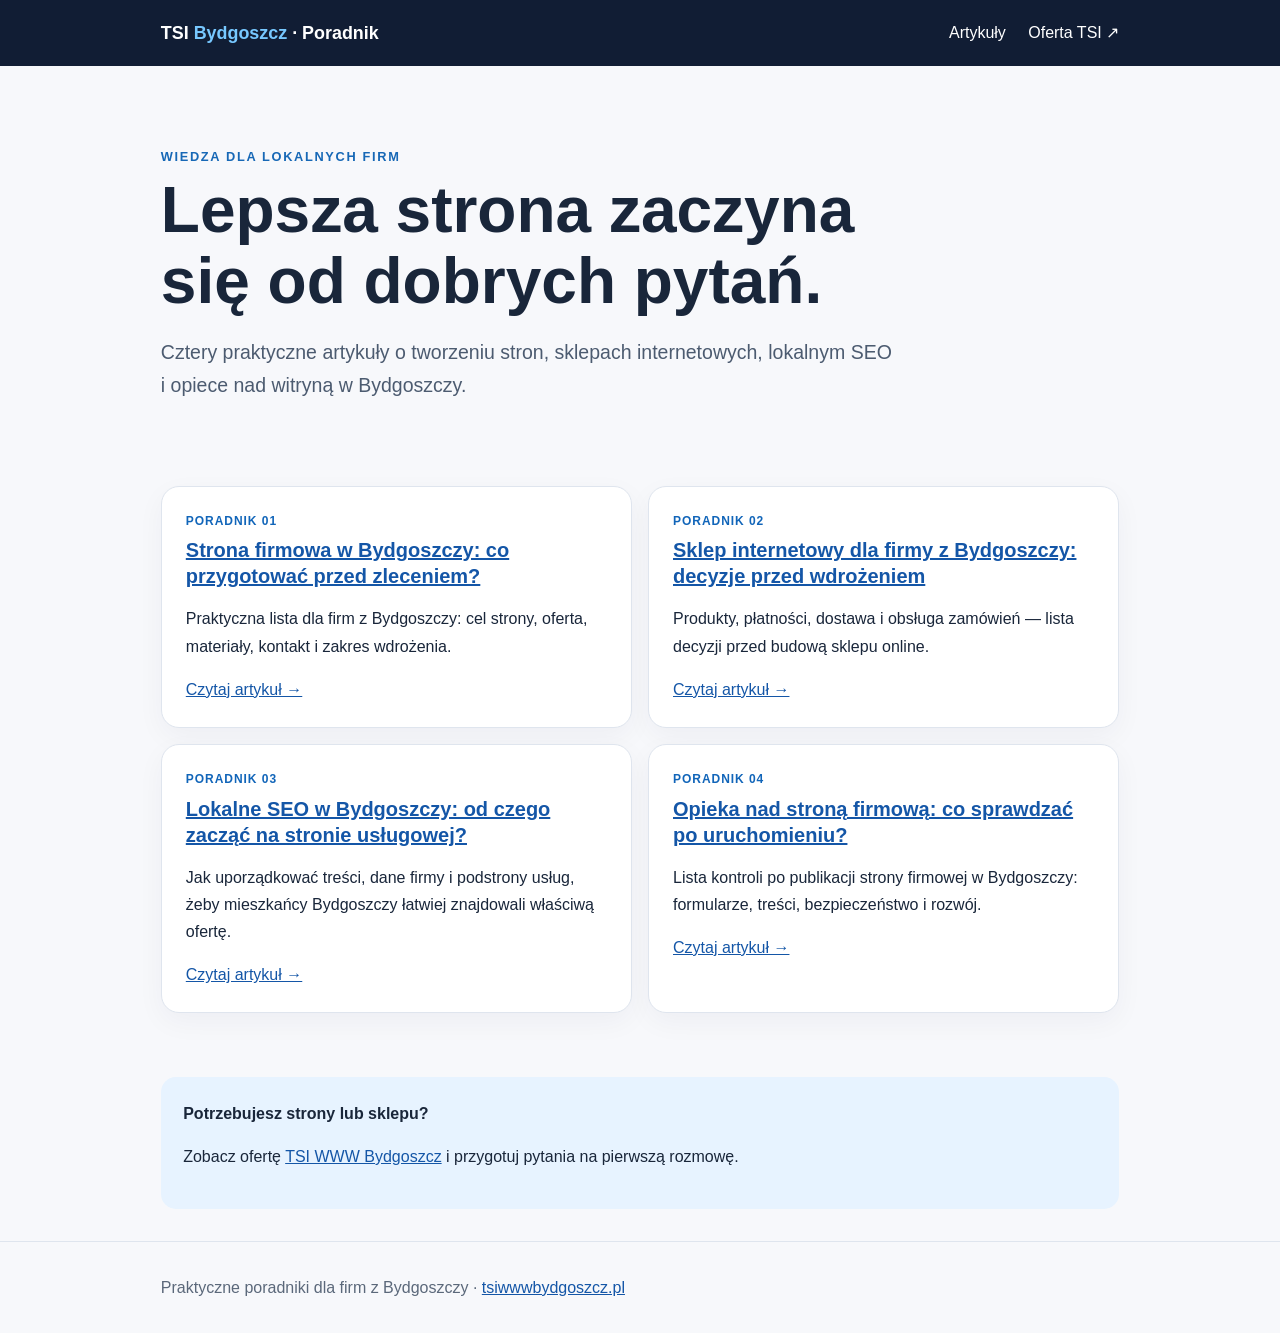
<file: index.html>
<!doctype html><html lang="pl"><head><meta charset="utf-8"><meta name="viewport" content="width=device-width,initial-scale=1"><title>Poradniki dla firm z Bydgoszczy | TSI WWW Bydgoszcz — Poradnik</title><meta name="description" content="Artykuły o stronach WWW, sklepach internetowych i SEO dla firm z Bydgoszczy."><link rel="canonical" href="https://eprojektpc.github.io/tsiwwwbydgoszcz-poradnik/"><link rel="stylesheet" href="style.css"></head><body><header><div class="wrap"><a class="brand" href="index.html">TSI <span>Bydgoszcz</span> · Poradnik</a><nav><a href="index.html">Artykuły</a><a href="https://tsiwwwbydgoszcz.pl/">Oferta TSI ↗</a></nav></div></header><main class="wrap"><section class="hero"><div class="eyebrow">Wiedza dla lokalnych firm</div><h1>Lepsza strona zaczyna się od dobrych pytań.</h1><p class="lead">Cztery praktyczne artykuły o tworzeniu stron, sklepach internetowych, lokalnym SEO i opiece nad witryną w Bydgoszczy.</p></section><section class="cards"><article class="card"><div class="tag">Poradnik 01</div><h2><a href="strona-firmowa-bydgoszcz.html">Strona firmowa w Bydgoszczy: co przygotować przed zleceniem?</a></h2><p>Praktyczna lista dla firm z Bydgoszczy: cel strony, oferta, materiały, kontakt i zakres wdrożenia.</p><a href="strona-firmowa-bydgoszcz.html">Czytaj artykuł →</a></article><article class="card"><div class="tag">Poradnik 02</div><h2><a href="sklep-internetowy-bydgoszcz.html">Sklep internetowy dla firmy z Bydgoszczy: decyzje przed wdrożeniem</a></h2><p>Produkty, płatności, dostawa i obsługa zamówień — lista decyzji przed budową sklepu online.</p><a href="sklep-internetowy-bydgoszcz.html">Czytaj artykuł →</a></article><article class="card"><div class="tag">Poradnik 03</div><h2><a href="lokalne-seo-bydgoszcz.html">Lokalne SEO w Bydgoszczy: od czego zacząć na stronie usługowej?</a></h2><p>Jak uporządkować treści, dane firmy i podstrony usług, żeby mieszkańcy Bydgoszczy łatwiej znajdowali właściwą ofertę.</p><a href="lokalne-seo-bydgoszcz.html">Czytaj artykuł →</a></article><article class="card"><div class="tag">Poradnik 04</div><h2><a href="opieka-nad-strona-bydgoszcz.html">Opieka nad stroną firmową: co sprawdzać po uruchomieniu?</a></h2><p>Lista kontroli po publikacji strony firmowej w Bydgoszczy: formularze, treści, bezpieczeństwo i rozwój.</p><a href="opieka-nad-strona-bydgoszcz.html">Czytaj artykuł →</a></article></section><div class="cta"><strong>Potrzebujesz strony lub sklepu?</strong><p>Zobacz ofertę <a href="https://tsiwwwbydgoszcz.pl/">TSI WWW Bydgoszcz</a> i przygotuj pytania na pierwszą rozmowę.</p></div></main><footer><div class="wrap">Praktyczne poradniki dla firm z Bydgoszczy · <a href="https://tsiwwwbydgoszcz.pl/">tsiwwwbydgoszcz.pl</a></div></footer></body></html>
</file>
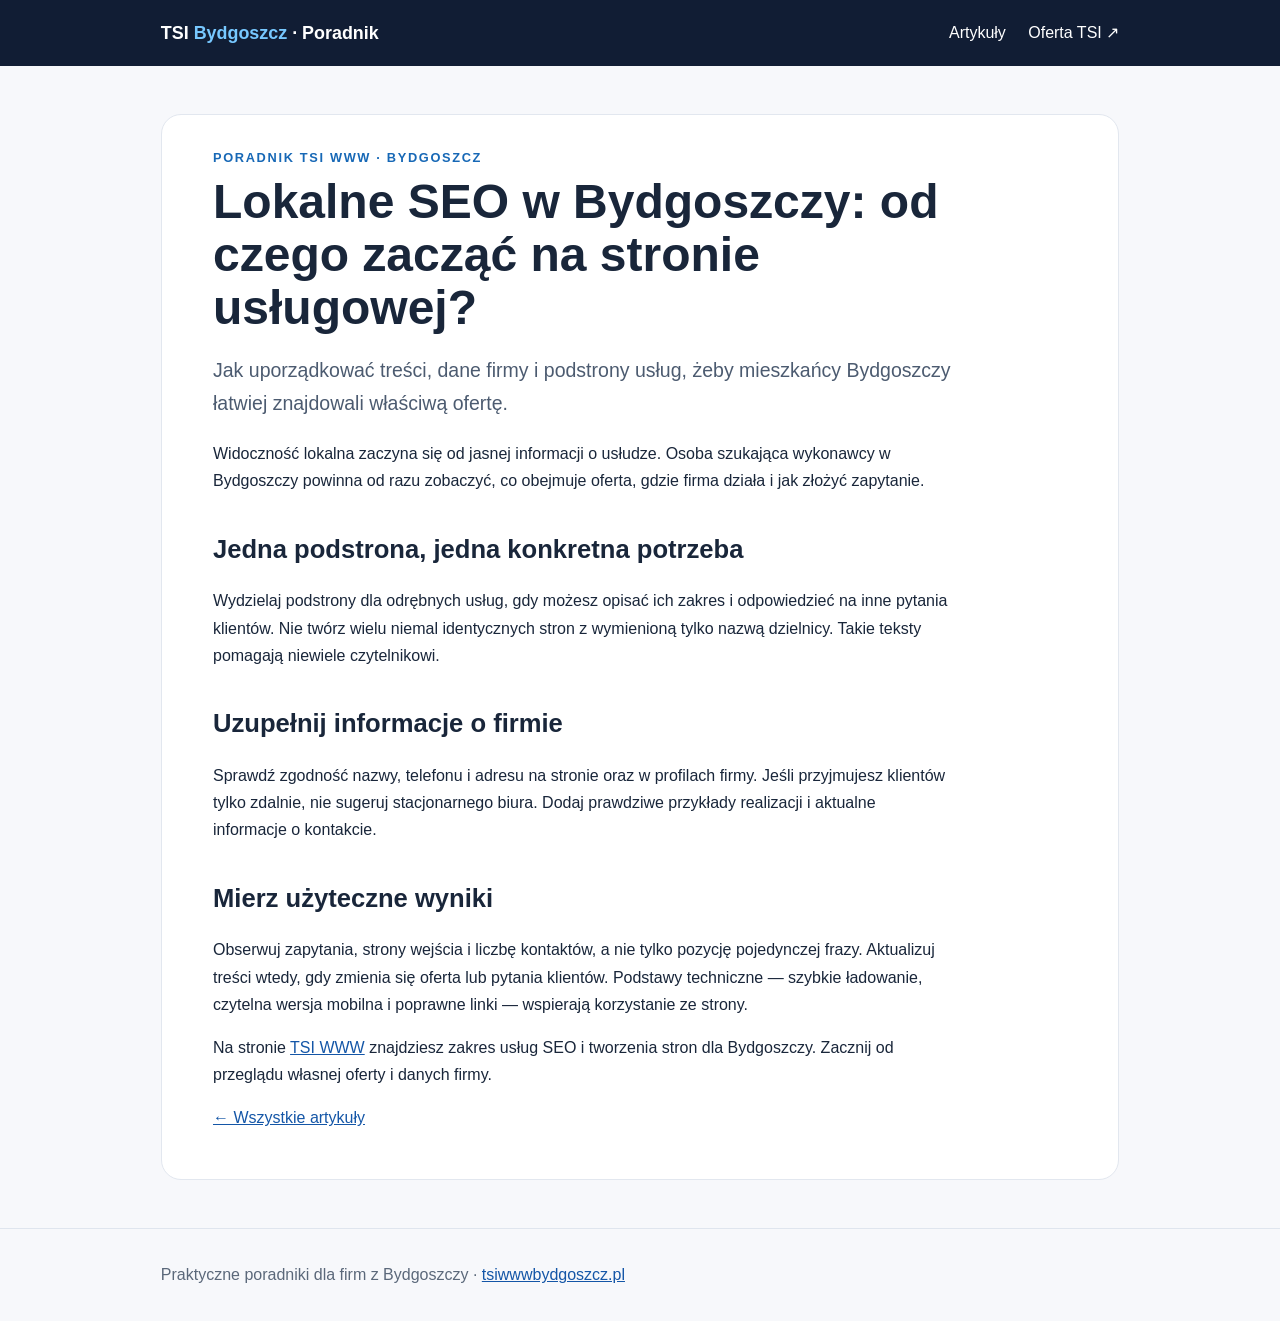
<file: lokalne-seo-bydgoszcz.html>
<!doctype html><html lang="pl"><head><meta charset="utf-8"><meta name="viewport" content="width=device-width,initial-scale=1"><title>Lokalne SEO w Bydgoszczy: od czego zacząć na stronie usługowej? | TSI WWW Bydgoszcz — Poradnik</title><meta name="description" content="Jak uporządkować treści, dane firmy i podstrony usług, żeby mieszkańcy Bydgoszczy łatwiej znajdowali właściwą ofertę."><link rel="canonical" href="https://eprojektpc.github.io/tsiwwwbydgoszcz-poradnik/lokalne-seo-bydgoszcz.html"><link rel="stylesheet" href="style.css"></head><body><header><div class="wrap"><a class="brand" href="index.html">TSI <span>Bydgoszcz</span> · Poradnik</a><nav><a href="index.html">Artykuły</a><a href="https://tsiwwwbydgoszcz.pl/">Oferta TSI ↗</a></nav></div></header><main class="wrap"><article class="article"><div class="eyebrow">Poradnik TSI WWW · Bydgoszcz</div><h1>Lokalne SEO w Bydgoszczy: od czego zacząć na stronie usługowej?</h1><p class="lead">Jak uporządkować treści, dane firmy i podstrony usług, żeby mieszkańcy Bydgoszczy łatwiej znajdowali właściwą ofertę.</p><p>Widoczność lokalna zaczyna się od jasnej informacji o usłudze. Osoba szukająca wykonawcy w Bydgoszczy powinna od razu zobaczyć, co obejmuje oferta, gdzie firma działa i jak złożyć zapytanie.</p><h2>Jedna podstrona, jedna konkretna potrzeba</h2><p>Wydzielaj podstrony dla odrębnych usług, gdy możesz opisać ich zakres i odpowiedzieć na inne pytania klientów. Nie twórz wielu niemal identycznych stron z wymienioną tylko nazwą dzielnicy. Takie teksty pomagają niewiele czytelnikowi.</p><h2>Uzupełnij informacje o firmie</h2><p>Sprawdź zgodność nazwy, telefonu i adresu na stronie oraz w profilach firmy. Jeśli przyjmujesz klientów tylko zdalnie, nie sugeruj stacjonarnego biura. Dodaj prawdziwe przykłady realizacji i aktualne informacje o kontakcie.</p><h2>Mierz użyteczne wyniki</h2><p>Obserwuj zapytania, strony wejścia i liczbę kontaktów, a nie tylko pozycję pojedynczej frazy. Aktualizuj treści wtedy, gdy zmienia się oferta lub pytania klientów. Podstawy techniczne — szybkie ładowanie, czytelna wersja mobilna i poprawne linki — wspierają korzystanie ze strony.</p><p>Na stronie <a href="https://tsiwwwbydgoszcz.pl/">TSI WWW</a> znajdziesz zakres usług SEO i tworzenia stron dla Bydgoszczy. Zacznij od przeglądu własnej oferty i danych firmy.</p><p><a href="index.html">← Wszystkie artykuły</a></p></article></main><footer><div class="wrap">Praktyczne poradniki dla firm z Bydgoszczy · <a href="https://tsiwwwbydgoszcz.pl/">tsiwwwbydgoszcz.pl</a></div></footer></body></html>
</file>
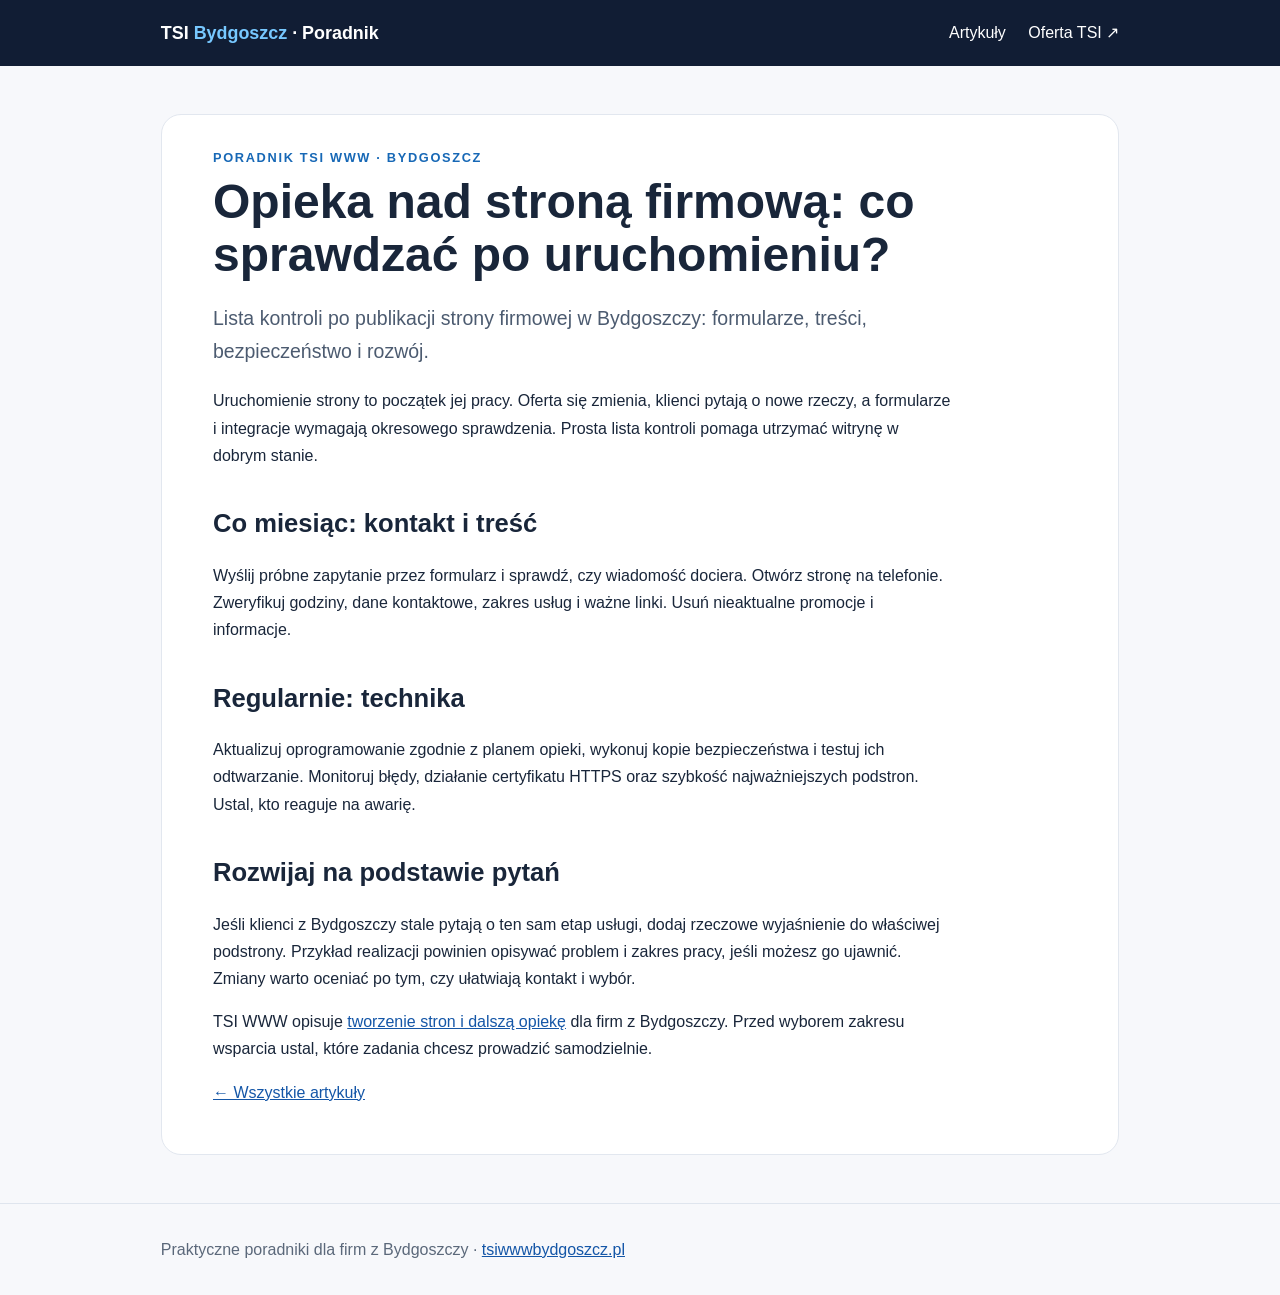
<file: opieka-nad-strona-bydgoszcz.html>
<!doctype html><html lang="pl"><head><meta charset="utf-8"><meta name="viewport" content="width=device-width,initial-scale=1"><title>Opieka nad stroną firmową: co sprawdzać po uruchomieniu? | TSI WWW Bydgoszcz — Poradnik</title><meta name="description" content="Lista kontroli po publikacji strony firmowej w Bydgoszczy: formularze, treści, bezpieczeństwo i rozwój."><link rel="canonical" href="https://eprojektpc.github.io/tsiwwwbydgoszcz-poradnik/opieka-nad-strona-bydgoszcz.html"><link rel="stylesheet" href="style.css"></head><body><header><div class="wrap"><a class="brand" href="index.html">TSI <span>Bydgoszcz</span> · Poradnik</a><nav><a href="index.html">Artykuły</a><a href="https://tsiwwwbydgoszcz.pl/">Oferta TSI ↗</a></nav></div></header><main class="wrap"><article class="article"><div class="eyebrow">Poradnik TSI WWW · Bydgoszcz</div><h1>Opieka nad stroną firmową: co sprawdzać po uruchomieniu?</h1><p class="lead">Lista kontroli po publikacji strony firmowej w Bydgoszczy: formularze, treści, bezpieczeństwo i rozwój.</p><p>Uruchomienie strony to początek jej pracy. Oferta się zmienia, klienci pytają o nowe rzeczy, a formularze i integracje wymagają okresowego sprawdzenia. Prosta lista kontroli pomaga utrzymać witrynę w dobrym stanie.</p><h2>Co miesiąc: kontakt i treść</h2><p>Wyślij próbne zapytanie przez formularz i sprawdź, czy wiadomość dociera. Otwórz stronę na telefonie. Zweryfikuj godziny, dane kontaktowe, zakres usług i ważne linki. Usuń nieaktualne promocje i informacje.</p><h2>Regularnie: technika</h2><p>Aktualizuj oprogramowanie zgodnie z planem opieki, wykonuj kopie bezpieczeństwa i testuj ich odtwarzanie. Monitoruj błędy, działanie certyfikatu HTTPS oraz szybkość najważniejszych podstron. Ustal, kto reaguje na awarię.</p><h2>Rozwijaj na podstawie pytań</h2><p>Jeśli klienci z Bydgoszczy stale pytają o ten sam etap usługi, dodaj rzeczowe wyjaśnienie do właściwej podstrony. Przykład realizacji powinien opisywać problem i zakres pracy, jeśli możesz go ujawnić. Zmiany warto oceniać po tym, czy ułatwiają kontakt i wybór.</p><p>TSI WWW opisuje <a href="https://tsiwwwbydgoszcz.pl/">tworzenie stron i dalszą opiekę</a> dla firm z Bydgoszczy. Przed wyborem zakresu wsparcia ustal, które zadania chcesz prowadzić samodzielnie.</p><p><a href="index.html">← Wszystkie artykuły</a></p></article></main><footer><div class="wrap">Praktyczne poradniki dla firm z Bydgoszczy · <a href="https://tsiwwwbydgoszcz.pl/">tsiwwwbydgoszcz.pl</a></div></footer></body></html>
</file>
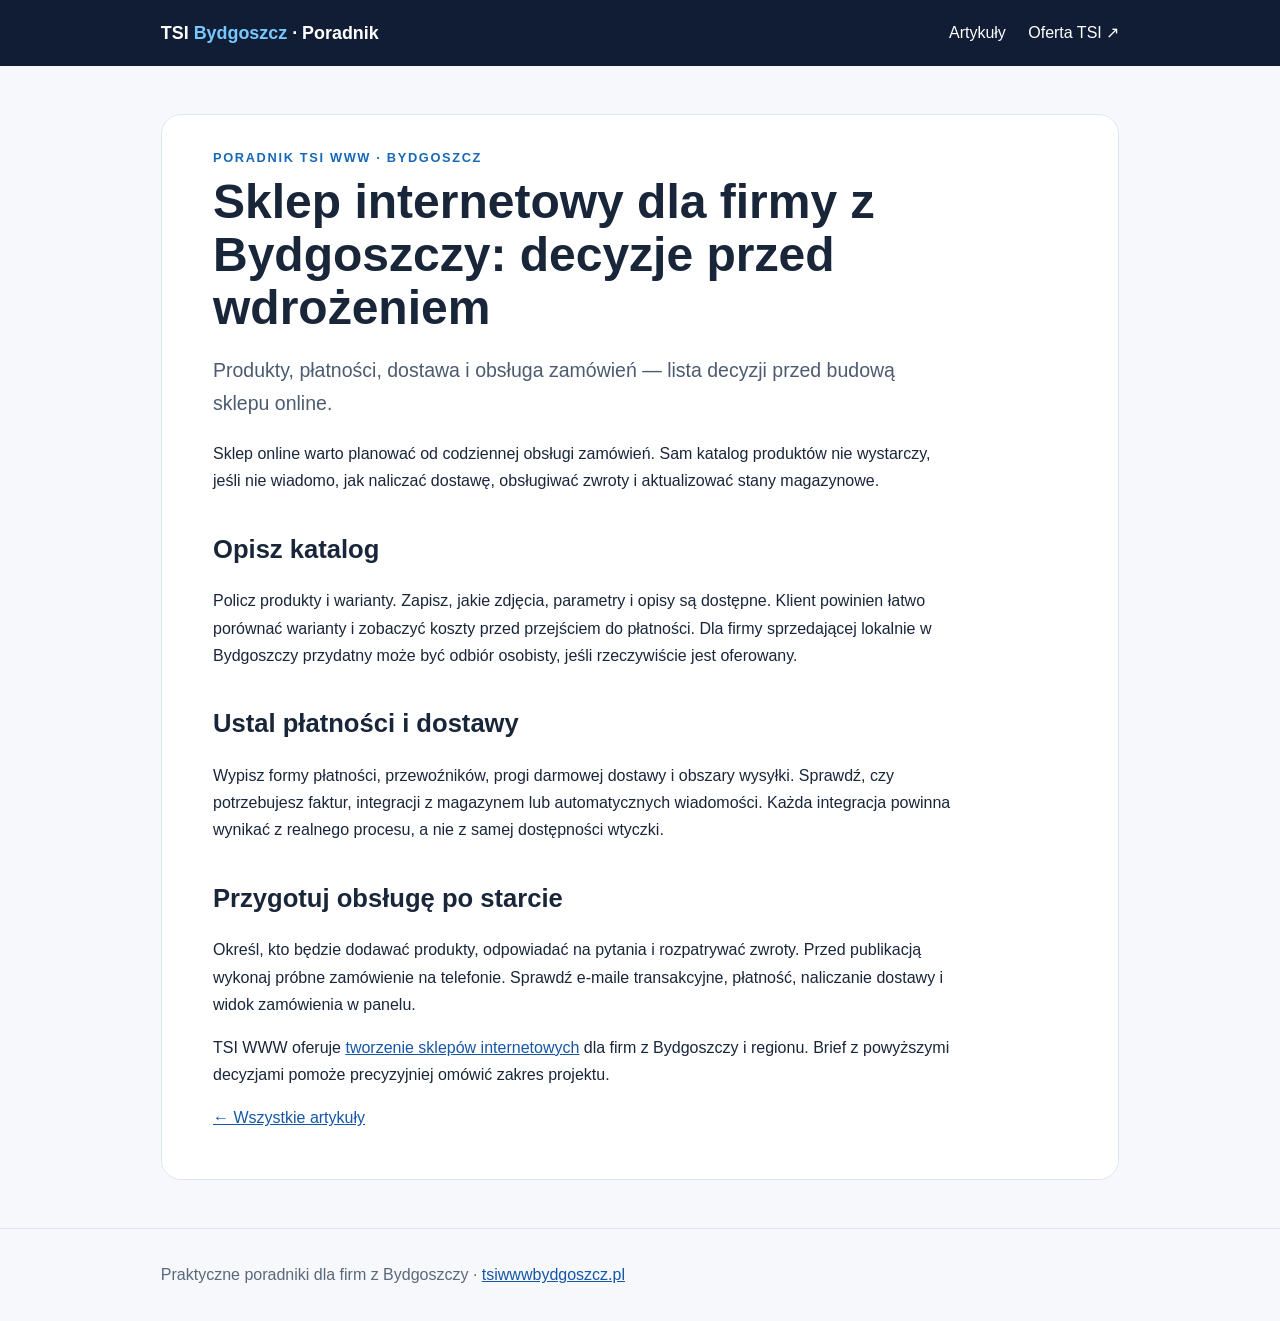
<file: sklep-internetowy-bydgoszcz.html>
<!doctype html><html lang="pl"><head><meta charset="utf-8"><meta name="viewport" content="width=device-width,initial-scale=1"><title>Sklep internetowy dla firmy z Bydgoszczy: decyzje przed wdrożeniem | TSI WWW Bydgoszcz — Poradnik</title><meta name="description" content="Produkty, płatności, dostawa i obsługa zamówień — lista decyzji przed budową sklepu online."><link rel="canonical" href="https://eprojektpc.github.io/tsiwwwbydgoszcz-poradnik/sklep-internetowy-bydgoszcz.html"><link rel="stylesheet" href="style.css"></head><body><header><div class="wrap"><a class="brand" href="index.html">TSI <span>Bydgoszcz</span> · Poradnik</a><nav><a href="index.html">Artykuły</a><a href="https://tsiwwwbydgoszcz.pl/">Oferta TSI ↗</a></nav></div></header><main class="wrap"><article class="article"><div class="eyebrow">Poradnik TSI WWW · Bydgoszcz</div><h1>Sklep internetowy dla firmy z Bydgoszczy: decyzje przed wdrożeniem</h1><p class="lead">Produkty, płatności, dostawa i obsługa zamówień — lista decyzji przed budową sklepu online.</p><p>Sklep online warto planować od codziennej obsługi zamówień. Sam katalog produktów nie wystarczy, jeśli nie wiadomo, jak naliczać dostawę, obsługiwać zwroty i aktualizować stany magazynowe.</p><h2>Opisz katalog</h2><p>Policz produkty i warianty. Zapisz, jakie zdjęcia, parametry i opisy są dostępne. Klient powinien łatwo porównać warianty i zobaczyć koszty przed przejściem do płatności. Dla firmy sprzedającej lokalnie w Bydgoszczy przydatny może być odbiór osobisty, jeśli rzeczywiście jest oferowany.</p><h2>Ustal płatności i dostawy</h2><p>Wypisz formy płatności, przewoźników, progi darmowej dostawy i obszary wysyłki. Sprawdź, czy potrzebujesz faktur, integracji z magazynem lub automatycznych wiadomości. Każda integracja powinna wynikać z realnego procesu, a nie z samej dostępności wtyczki.</p><h2>Przygotuj obsługę po starcie</h2><p>Określ, kto będzie dodawać produkty, odpowiadać na pytania i rozpatrywać zwroty. Przed publikacją wykonaj próbne zamówienie na telefonie. Sprawdź e-maile transakcyjne, płatność, naliczanie dostawy i widok zamówienia w panelu.</p><p>TSI WWW oferuje <a href="https://tsiwwwbydgoszcz.pl/">tworzenie sklepów internetowych</a> dla firm z Bydgoszczy i regionu. Brief z powyższymi decyzjami pomoże precyzyjniej omówić zakres projektu.</p><p><a href="index.html">← Wszystkie artykuły</a></p></article></main><footer><div class="wrap">Praktyczne poradniki dla firm z Bydgoszczy · <a href="https://tsiwwwbydgoszcz.pl/">tsiwwwbydgoszcz.pl</a></div></footer></body></html>
</file>
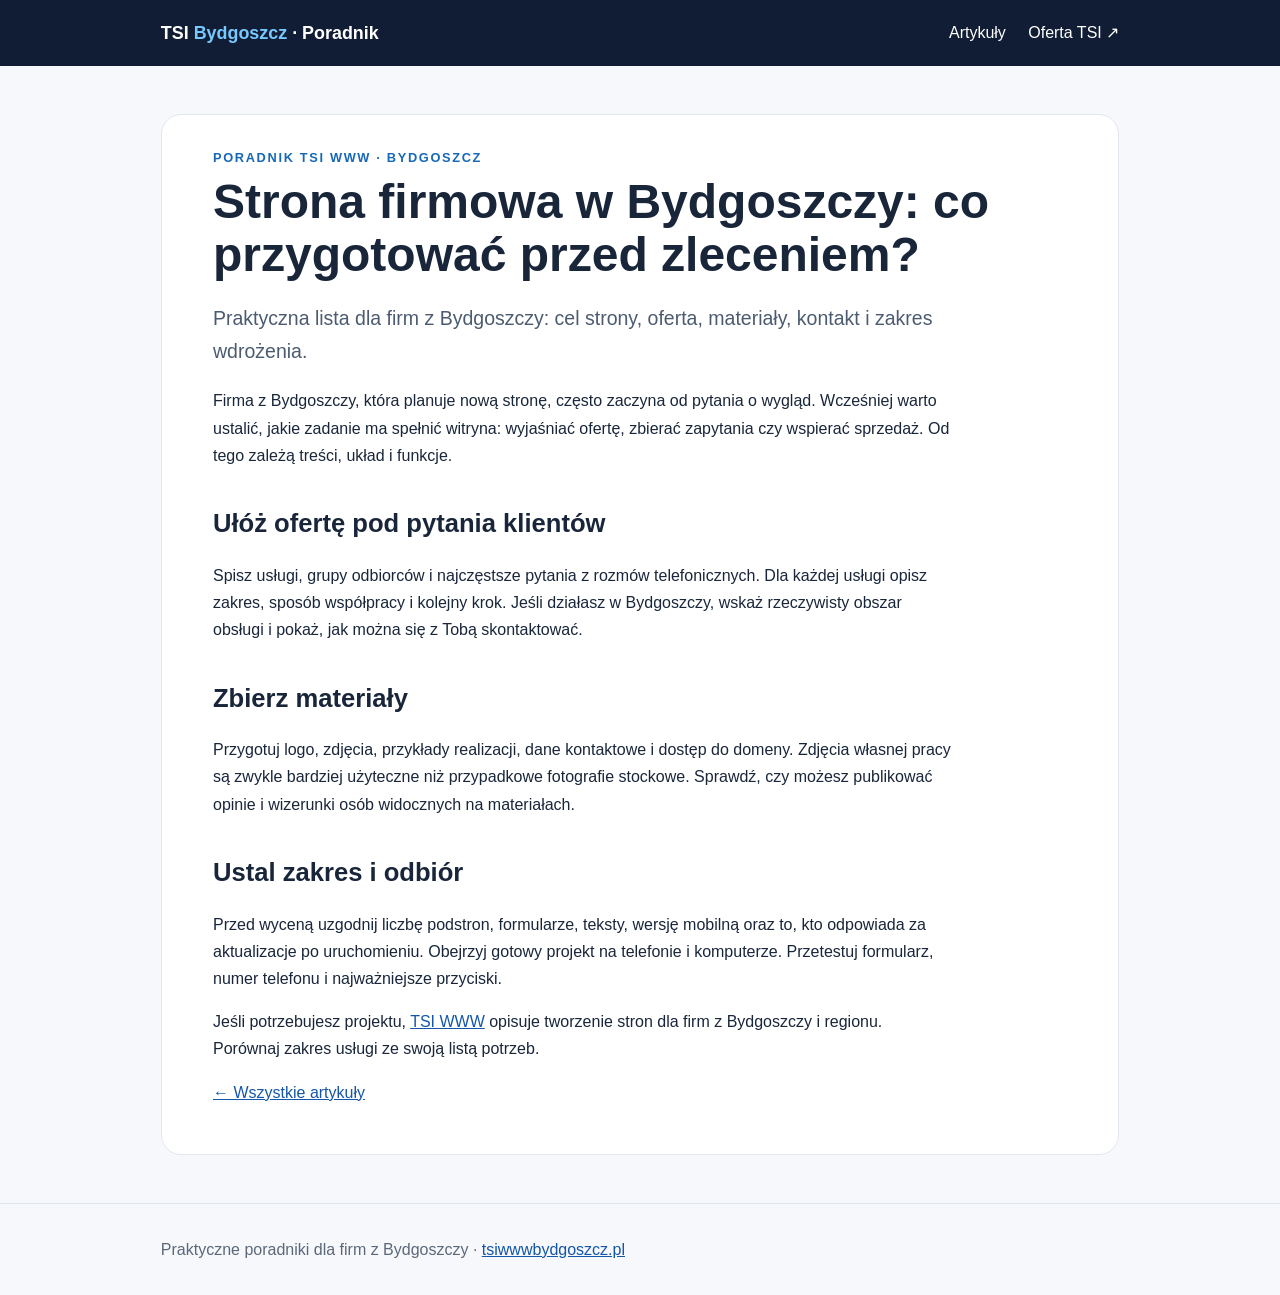
<file: strona-firmowa-bydgoszcz.html>
<!doctype html><html lang="pl"><head><meta charset="utf-8"><meta name="viewport" content="width=device-width,initial-scale=1"><title>Strona firmowa w Bydgoszczy: co przygotować przed zleceniem? | TSI WWW Bydgoszcz — Poradnik</title><meta name="description" content="Praktyczna lista dla firm z Bydgoszczy: cel strony, oferta, materiały, kontakt i zakres wdrożenia."><link rel="canonical" href="https://eprojektpc.github.io/tsiwwwbydgoszcz-poradnik/strona-firmowa-bydgoszcz.html"><link rel="stylesheet" href="style.css"></head><body><header><div class="wrap"><a class="brand" href="index.html">TSI <span>Bydgoszcz</span> · Poradnik</a><nav><a href="index.html">Artykuły</a><a href="https://tsiwwwbydgoszcz.pl/">Oferta TSI ↗</a></nav></div></header><main class="wrap"><article class="article"><div class="eyebrow">Poradnik TSI WWW · Bydgoszcz</div><h1>Strona firmowa w Bydgoszczy: co przygotować przed zleceniem?</h1><p class="lead">Praktyczna lista dla firm z Bydgoszczy: cel strony, oferta, materiały, kontakt i zakres wdrożenia.</p><p>Firma z Bydgoszczy, która planuje nową stronę, często zaczyna od pytania o wygląd. Wcześniej warto ustalić, jakie zadanie ma spełnić witryna: wyjaśniać ofertę, zbierać zapytania czy wspierać sprzedaż. Od tego zależą treści, układ i funkcje.</p><h2>Ułóż ofertę pod pytania klientów</h2><p>Spisz usługi, grupy odbiorców i najczęstsze pytania z rozmów telefonicznych. Dla każdej usługi opisz zakres, sposób współpracy i kolejny krok. Jeśli działasz w Bydgoszczy, wskaż rzeczywisty obszar obsługi i pokaż, jak można się z Tobą skontaktować.</p><h2>Zbierz materiały</h2><p>Przygotuj logo, zdjęcia, przykłady realizacji, dane kontaktowe i dostęp do domeny. Zdjęcia własnej pracy są zwykle bardziej użyteczne niż przypadkowe fotografie stockowe. Sprawdź, czy możesz publikować opinie i wizerunki osób widocznych na materiałach.</p><h2>Ustal zakres i odbiór</h2><p>Przed wyceną uzgodnij liczbę podstron, formularze, teksty, wersję mobilną oraz to, kto odpowiada za aktualizacje po uruchomieniu. Obejrzyj gotowy projekt na telefonie i komputerze. Przetestuj formularz, numer telefonu i najważniejsze przyciski.</p><p>Jeśli potrzebujesz projektu, <a href="https://tsiwwwbydgoszcz.pl/">TSI WWW</a> opisuje tworzenie stron dla firm z Bydgoszczy i regionu. Porównaj zakres usługi ze swoją listą potrzeb.</p><p><a href="index.html">← Wszystkie artykuły</a></p></article></main><footer><div class="wrap">Praktyczne poradniki dla firm z Bydgoszczy · <a href="https://tsiwwwbydgoszcz.pl/">tsiwwwbydgoszcz.pl</a></div></footer></body></html>
</file>
<file: style.css>
:root{font-family:Inter,Arial,sans-serif;color:#19263a;background:#f7f8fb}*{box-sizing:border-box}body{margin:0;line-height:1.7}a{color:#1456a7}header{background:#111d34;color:white}header .wrap{display:flex;justify-content:space-between;align-items:center;gap:1rem;padding-top:1.1rem;padding-bottom:1.1rem}header a{color:white;text-decoration:none}.brand{font-weight:800;font-size:1.12rem}.brand span{color:#77c8ff}nav{display:flex;gap:1.4rem}.wrap{max-width:1000px;margin:auto;padding:0 1.3rem}.hero{padding:5rem 0 3rem}.eyebrow{color:#1768b6;text-transform:uppercase;letter-spacing:.13em;font-weight:800;font-size:.8rem}h1{font-size:clamp(2.2rem,5vw,4rem);line-height:1.1;max-width:780px;margin:.5rem 0 1.1rem}h2{font-size:1.6rem;line-height:1.3;margin-top:2.4rem}p{max-width:740px}.lead{font-size:1.22rem;color:#4c5b70}.cards{display:grid;grid-template-columns:repeat(2,minmax(0,1fr));gap:1rem;margin:1rem 0 4rem}.card{background:white;border:1px solid #dfe5ee;border-radius:18px;padding:1.5rem;box-shadow:0 9px 28px #13223b0b}.card h2{font-size:1.25rem;margin:.4rem 0}.tag{font-size:.75rem;letter-spacing:.08em;text-transform:uppercase;color:#1165b9;font-weight:800}.article{background:white;padding:2rem clamp(1.3rem,4vw,4rem);margin:3rem 0;border-radius:20px;border:1px solid #e2e7ef}.article h1{font-size:clamp(2rem,4vw,3rem)}.cta{background:#e7f3ff;border-radius:15px;padding:1.4rem;margin:2rem 0}footer{border-top:1px solid #dfe5ee;padding:2rem 0;color:#5b687a}@media(max-width:650px){.cards{grid-template-columns:1fr}header .wrap{align-items:flex-start;flex-direction:column}}
</file>
